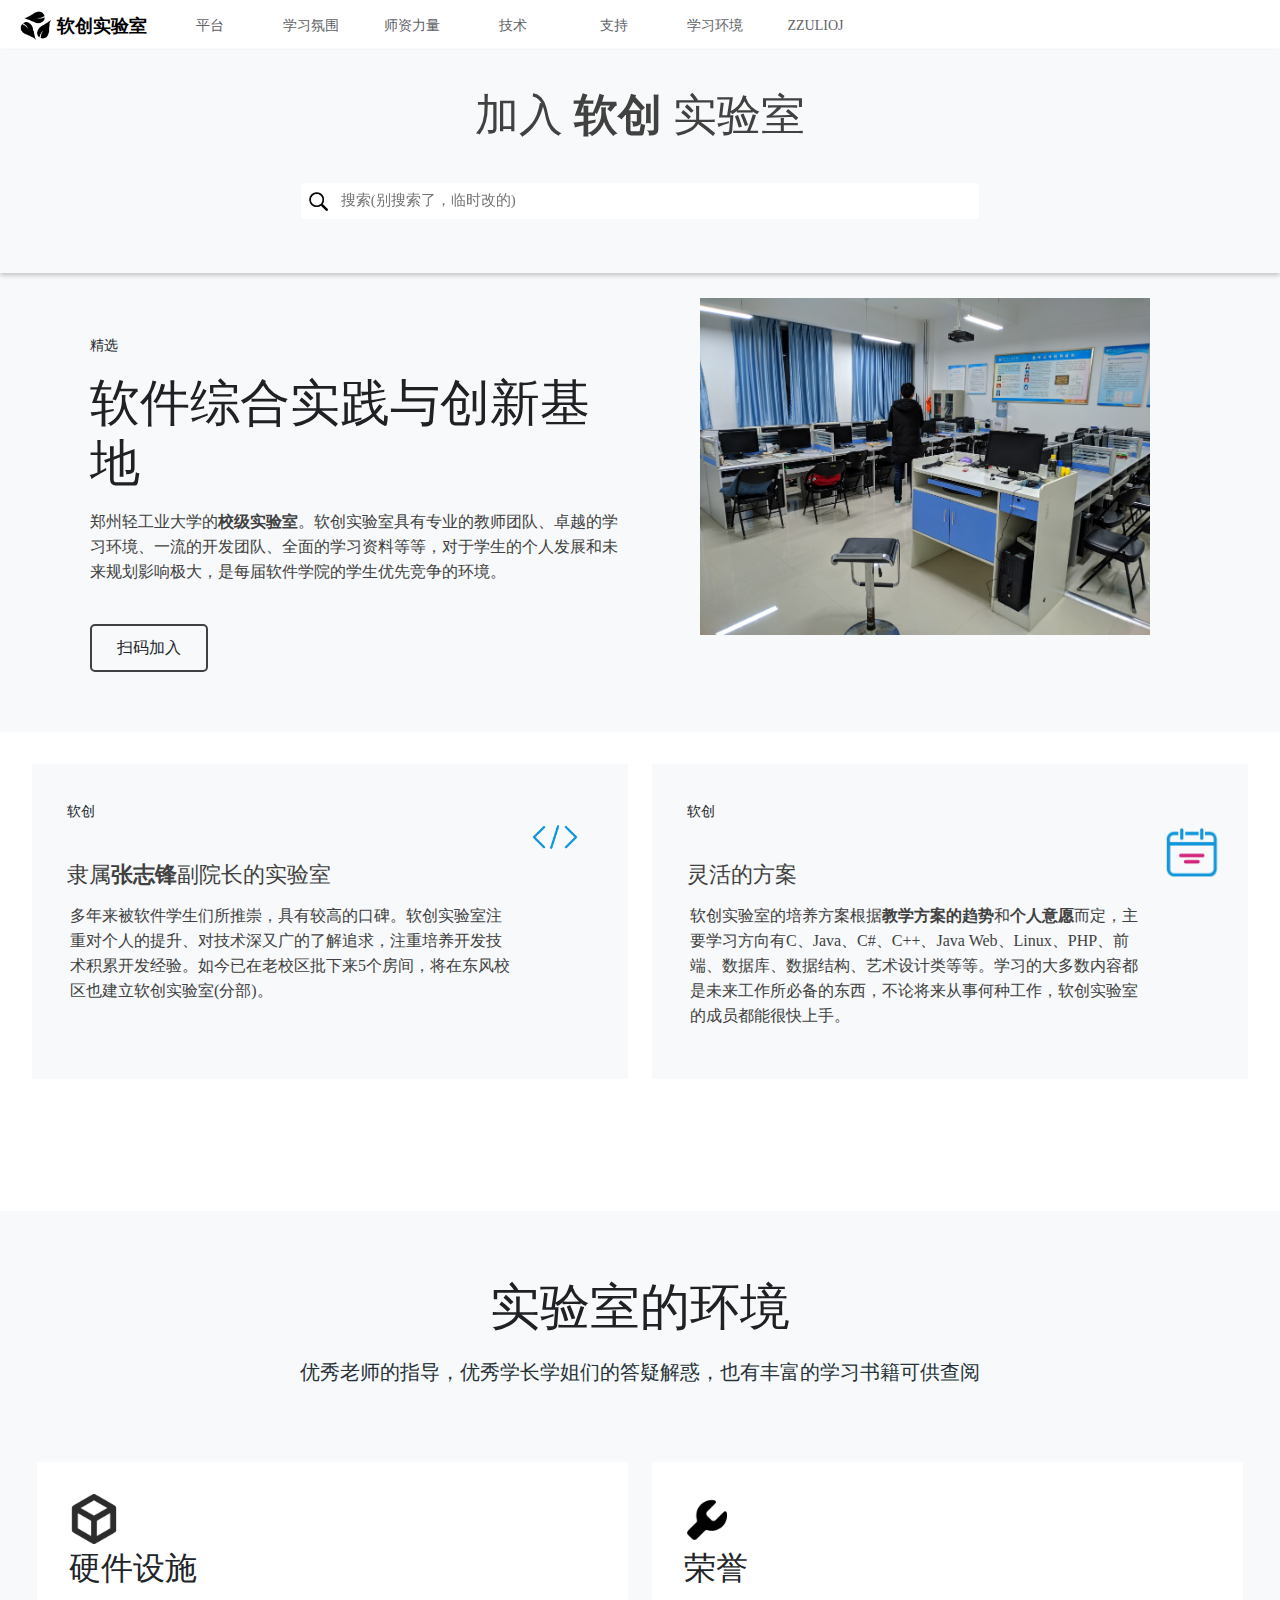
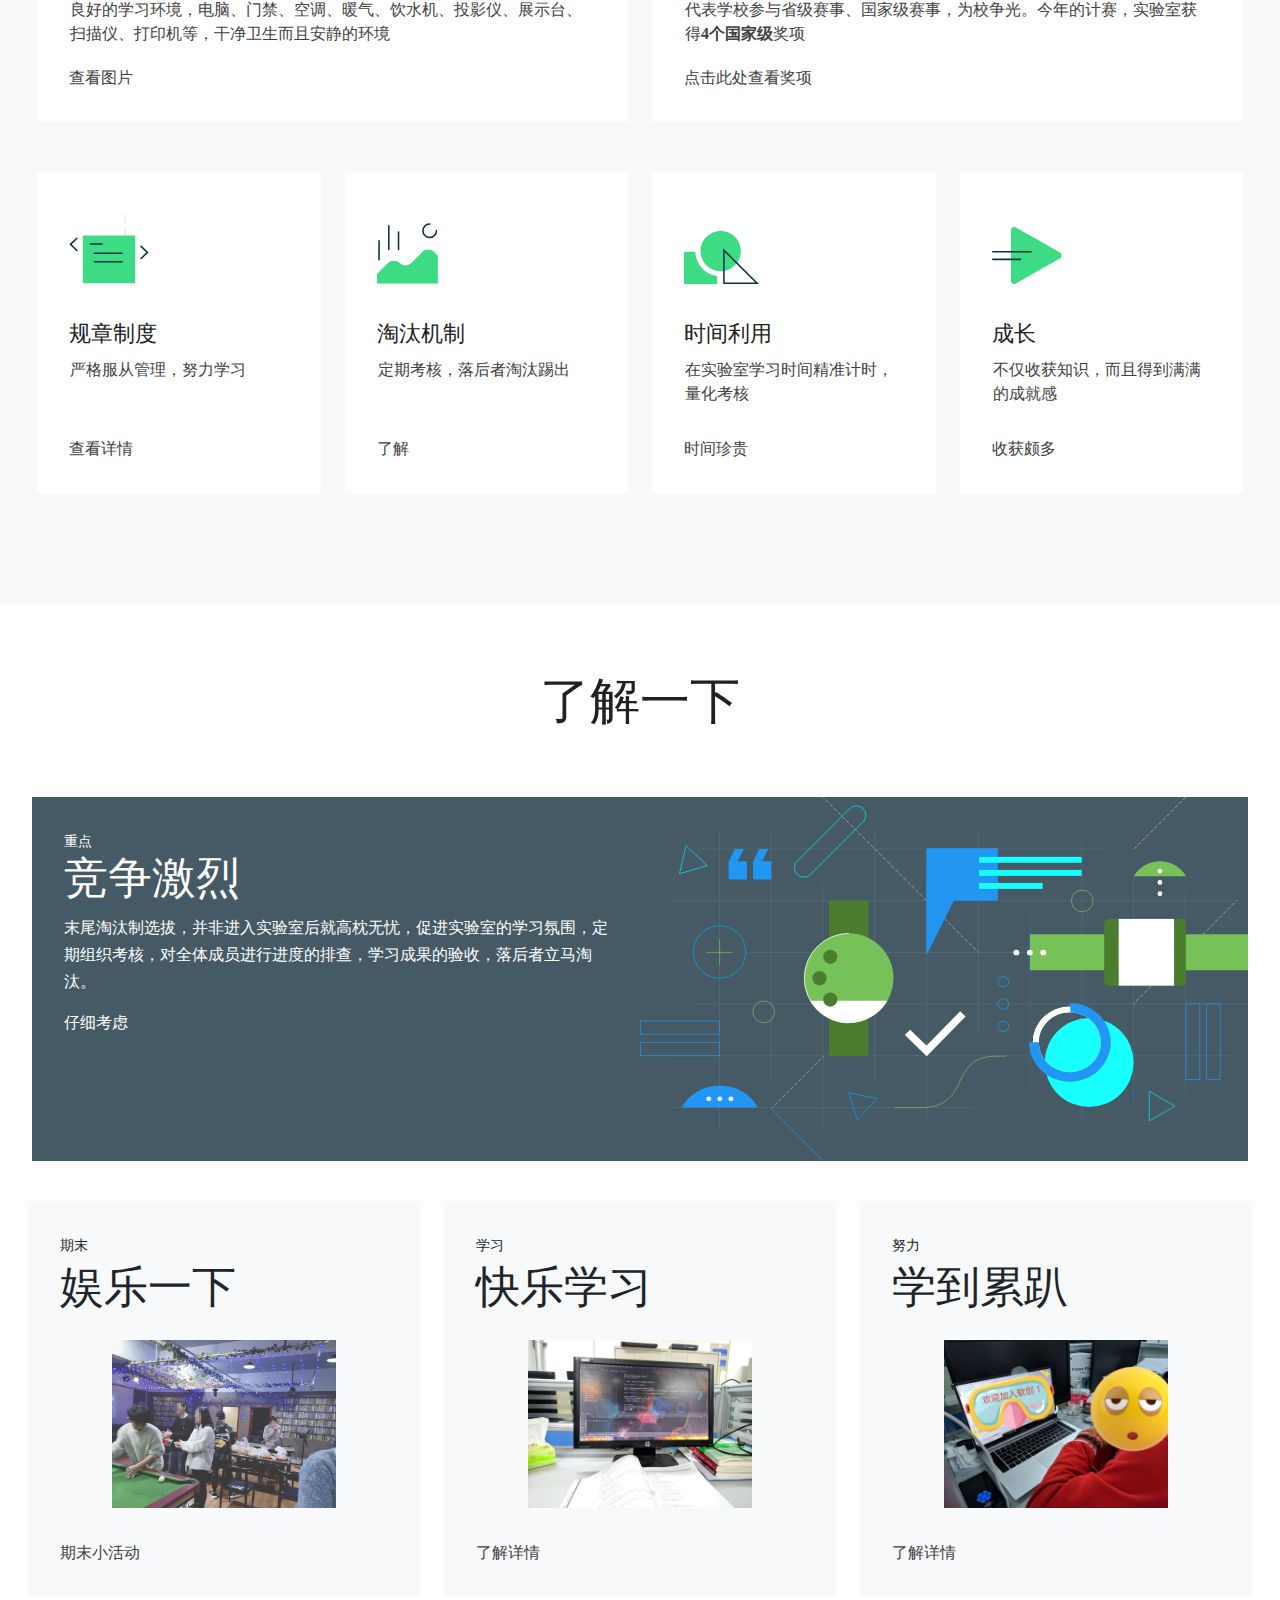
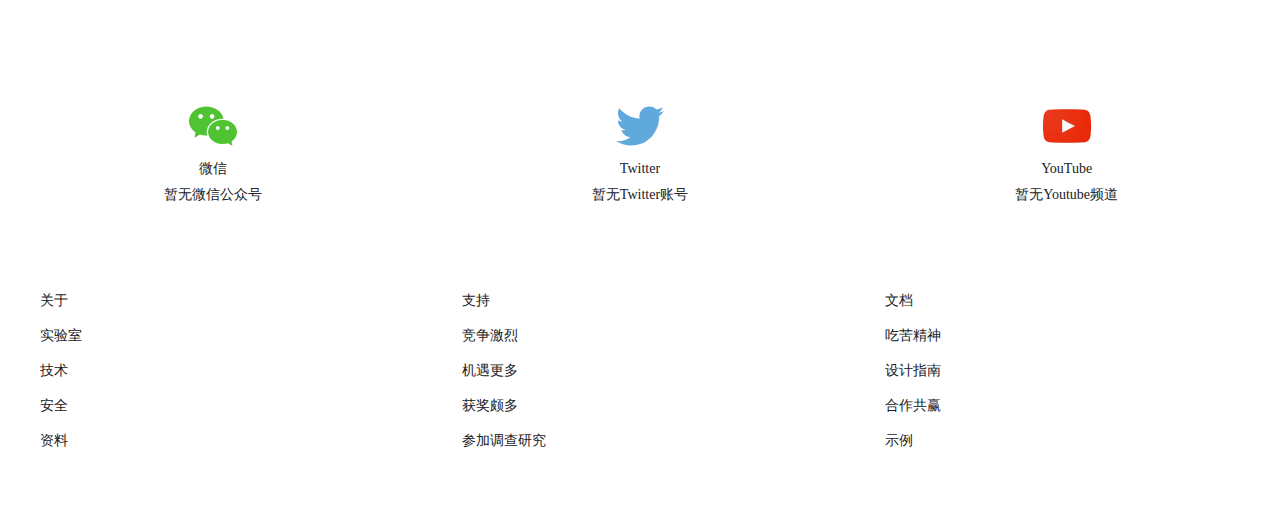
<file: index.html>
<!DOCTYPE html>
<html>

<head>
    <meta charset="utf-8" />
    <meta name="viewport" content="width=device-width,initial-scale=1.0,user-scalable=no">
    <link rel="stylesheet" type="text/css" href="./css/bootstrap.min.css">
    <link rel="icon" type="image/ico" href="favicon.ico">
    <link rel="stylesheet" type="text/css" href="./css/style.css">
    
    <title>软创实验室</title>
</head>

<body>
    <div style="height:48px;width: 100%;position: fixed;background-color: #FFFFFF;top:0;overflow:hidden;z-index: 2">
        <button id="menu-btn"></button>
        <div id="a-logo">
            <a href="index.html">
                <img id="logo" src="./img/hua.png" alt="logo">
                <span
                    style="font-size: 18px;float: left;margin-top: 0.7em;font-weight: bold;margin-right: 20px;color: black">软创实验室</span>
            </a>
        </div>
        <nav>
            <a class="nav" id="top" href="#">平台</a>
            <a class="nav" href="#">学习氛围</a>
            <a class="nav" href="#">师资力量</a>
            <a class="nav" href="#">技术</a>
            <a class="nav" href="#">支持</a>
            <a class="nav" href="#EnvPic">学习环境</a>
            <a class="nav" target="_blank" href="http://acm.zzuli.edu.cn/">ZZULIOJ</a>
        </nav>
    </div>
    <div id="sitemask" class="sitemask"></div>
    <div id="mobile" class="mobile-nav">
        <ul id="mobileul">
            <li><a><img id="logo" src="./img/hua.png" alt="logo">
                    <span
                        style="font-size: 18px;float: left;margin-top: 0.7em;font-weight: bold;margin-right: 20px;color: black">软创实验室</span></a>
            </li>
            <li><a href="#">平台</a></li>
            <li><a href="#">学习氛围</a></li>
            <li><a href="#">师资力量</a></li>
            <li><a href="#">技术</a></li>
            <li><a href="#">支持</a></li>
            <li><a href="#EnvPic">学习环境</a></li>
            <li><a target="_blank" href="http://acm.zzuli.edu.cn/">ZZULIOJ</a></li>
        </ul>
    </div>
    <div class="block-upper">
        <h1 class="header-1" style="position: relative;top: 40px">加入<strong> 软创 </strong>实验室</h1>
        <input type="search" placeholder="搜索(别搜索了，临时改的)">
    </div>
    <div class="block-item">
        <div>
            <span style="font-weight: lighter">精选</span>
            <h1 class="header-2">软件综合实践与创新基地</h1>
            <p style="color: #414141">
                郑州轻工业大学的<strong>校级实验室</strong>。软创实验室具有专业的教师团队、卓越的学习环境、一流的开发团队、全面的学习资料等等，对于学生的个人发展和未来规划影响极大，是每届软件学院的学生优先竞争的环境。
            </p>
            <br>
            <button type="button" id="btn-1" class="btn" data-toggle="modal" data-target="#QRcode">扫码加入</button>
            <button id="hidbtn" data-toggle="modal" hidden data-target="#QRcode"></button>
            <!-- Modal -->
            <div class="modal fade" id="QRcode" tabindex="-1" role="dialog" aria-labelledby="QRcodeTitle"
                aria-hidden="true">
                <div class="modal-dialog">
                    <div class="modal-content">
                        <div class="modal-header">
                            <h5 class="modal-title" id="QRcodeTitle">查看</h5>
                            <button type="button" class="close" data-dismiss="modal" aria-label="Close">
                                <span aria-hidden="true">&times;</span>
                            </button>
                        </div>
                        <div id="replace-Content" class="modal-body d-flex justify-content-center">
                            <img src="./img/rczx.jpg" height="auto" width="100%">
                        </div>
                    </div>
                </div>
            </div>
        </div>
        <div>
            <div><img src="./img/rc.jpg" alt=""></div>
        </div>
    </div>
    <div style="clear:both;"></div>
    <div class="line">
        <div class="half-block">
            <div>
                <span>软创</span>
                <br />
                <br />
                <h1 class="medium-header">隶属<strong>张志锋</strong>副院长的实验室</h1>
                <p style="padding-left: 3px;line-height: 25px;color: #414141">
                    多年来被软件学生们所推崇，具有较高的口碑。软创实验室注重对个人的提升、对技术深又广的了解追求，注重培养开发技术积累开发经验。如今已在老校区批下来5个房间，将在东风校区也建立软创实验室(分部)。</p>
            </div>
            <div>
                <img src="./img/dev.png" alt="dev_pic" width="256">
            </div>
        </div>
        <div class="half-block">
            <div>
                <span>软创</span>
                <br />
                <br />
                <h1 class="medium-header">灵活的方案</h1>
                <p style="padding-left: 3px;line-height: 25px;color: #414141">
                    软创实验室的培养方案根据<strong>教学方案的趋势</strong>和<strong>个人意愿</strong>而定，主要学习方向有C、Java、C#、C++、Java
                    Web、Linux、PHP、前端、数据库、数据结构、艺术设计类等等。学习的大多数内容都是未来工作所必备的东西，不论将来从事何种工作，软创实验室的成员都能很快上手。</p>
            </div>
            <div>
                <img id="half_img" src="./img/11.png" alt="11weeks" width="256">
            </div>
        </div>
    </div>
    <div id="blank"></div>
    <div class="landing-row">
        <h3 class="header-2">实验室的环境</h3>
        <p id="EnvPic">优秀老师的指导，优秀学长学姐们的答疑解惑，也有丰富的学习书籍可供查阅</p>
    </div>
    <div class="line-grey">
        <div class="white-block">
            <img src="./img/studio.png" height="50" alt="">
            <h3>硬件设施</h3>
            <p>良好的学习环境，电脑、门禁、空调、暖气、饮水机、投影仪、展示台、扫描仪、打印机等，干净卫生而且安静的环境</p>
            <a href="pic.html">查看图片</a>
        </div>
        <div class="white-block">
            <img src="./img/ban.png" height="50" alt="">
            <h3>荣誉</h3>
            <p>代表学校参与省级赛事、国家级赛事，为校争光。今年的计赛，实验室获得<strong>4个国家级</strong>奖项</p>
            <a href="./img/jiang.png">点击此处查看奖项</a>
        </div>
    </div>
    <div class="line-grey bottom-more">
        <div class="white-block-4">
            <img src="./img/guides-samples.svg" width="80">
            <h1>规章制度</h1>
            <p>严格服从管理，努力学习</p>
            <a type="button" data-toggle="modal" data-target="#rules-modal">查看详情</a>
        </div>
        <div class="modal fade" id="rules-modal" tabindex="-1" role="dialog" aria-labelledby="rules-title" aria-hidden="true">
            <div class="modal-dialog">
              <div class="modal-content">
                <div class="modal-header">
                  <h5 class="modal-title" id="rules-title">规章制度</h5>
                  <button type="button" class="close" data-dismiss="modal" aria-label="Close">
                    <span aria-hidden="true">&times;</span>
                  </button>
                </div>
                <div class="modal-body text-left">
                  1.保持环境卫生干净<br>
                  2.在实验室不允许影响其他人学习<br>
                  3.不允许在实验室吃散发味道较大的食物<br>
                  4.服从管理，听从安排<br>
                  5.不迟到、不早退、有事请假<br>
                  ......
                </div>
              </div>
            </div>
          </div>
        <div class="white-block-4">
            <img src="./img/testing-your-app.svg" width="80">
            <h1>淘汰机制</h1>
            <p>定期考核，落后者淘汰踢出</p>
            <a type="button" data-toggle="modal" data-target="#kick-modal">了解</a>
        </div>
        <div class="modal fade" id="kick-modal" tabindex="-1" role="dialog" aria-labelledby="kick-title" aria-hidden="true">
            <div class="modal-dialog">
              <div class="modal-content">
                <div class="modal-header">
                  <h5 class="modal-title" id="kick-title">淘汰机制</h5>
                  <button type="button" class="close" data-dismiss="modal" aria-label="Close">
                    <span aria-hidden="true">&times;</span>
                  </button>
                </div>
                <div class="modal-body text-left">
                  学习进度快，需要掌握的内容很多，如不按时完成学习任务，或着摸鱼，就会被淘汰踢出实验室。资源是有限的，人们挤破头进来，不能把资源这样浪费。
                </div>
              </div>
            </div>
          </div>
        <div class="white-block-4">
            <img src="./img/material-design.svg" width="80">
            <h1>时间利用</h1>
            <p>在实验室学习时间精准计时，量化考核</p>
            <a type="button" data-toggle="modal" data-target="#time-modal">时间珍贵</a>
        </div>
        <div class="modal fade" id="time-modal" tabindex="-1" role="dialog" aria-labelledby="time-title" aria-hidden="true">
            <div class="modal-dialog">
              <div class="modal-content">
                <div class="modal-header">
                  <h5 class="modal-title" id="time-title">时间利用</h5>
                  <button type="button" class="close" data-dismiss="modal" aria-label="Close">
                    <span aria-hidden="true">&times;</span>
                  </button>
                </div>
                <div class="modal-body text-left">
                  利用晚上、周末时间，以及一切可以利用的空余时间到实验室来学习，量化考核，时间利用不充分着视为学习态度不端正，将被清理出实验室。
                </div>
              </div>
            </div>
          </div>
        <div class="white-block-4">
            <img src="./img/distribute-play.svg" width="80">
            <h1>成长</h1>
            <p>不仅收获知识，而且得到满满的成就感</p>
            <a type="button" data-target="#harvest-modal" data-toggle="modal">收获颇多</a>
        </div>
        <div class="modal fade" id="harvest-modal" tabindex="-1" role="dialog" aria-labelledby="harvest-title" aria-hidden="true">
            <div class="modal-dialog">
              <div class="modal-content">
                <div class="modal-header">
                  <h5 class="modal-title" id="harvest-title">时间利用</h5>
                  <button type="button" class="close" data-dismiss="modal" aria-label="Close">
                    <span aria-hidden="true">&times;</span>
                  </button>
                </div>
                <div class="modal-body text-left">
                  在实验室会收获很多的成果，比赛得奖的成就感，和同学一起奋斗学习的辛勤和快乐，和同学一起累、一起学、一起做项目、一起回寝室，忙碌之后带来的是充盈的知识和更加深远的目光。
                </div>
              </div>
            </div>
          </div>
    </div>
    <div class="landing-row" style="background-color: white">
        <h3 class="header-2">了解一下</h3>
    </div>
    <div class="line-darkblue">
        <div class="half-block" style="background-color: transparent;margin: 0;padding: 32px;overflow: hidden">
            <div>
                <span>重点</span>
                <h1>竞争激烈</h1>
                <p>末尾淘汰制选拔，并非进入实验室后就高枕无忧，促进实验室的学习氛围，定期组织考核，对全体成员进行进度的排查，学习成果的验收，落后者立马淘汰。</p>
                <a id="line-blue-a" href="#">仔细考虑</a>
            </div>
        </div>
        <div>
            <img style="height: 100%;max-height: 364px" draggable="false" src="./img/home-design-illustration.svg">
        </div>
    </div>
    <div class="landing-row-3">
        <div class="white-block">
            <span>期末</span>
            <h3>娱乐一下</h3>
            <div>
                <img src="./img/hp.png">
            </div>
            <a href="#">期末小活动</a>
        </div>
        <div class="white-block">
            <span>学习</span>
            <h3>快乐学习</h3>
            <div>
                <img src="./img/zz.jpg">
            </div>
            <a href="#">了解详情</a>
        </div>
        <div class="white-block">
            <span>努力</span>
            <h3>学到累趴</h3>
            <div>
                <img src="./img/sleep.jpg">
            </div>
            <a href="#">了解详情</a>
        </div>
    </div>
    <hr style="border-color: transparent transparent lightgray transparent">
    <footer>
        <div class="landing-row-group">
            <div class="footer-media-link">
                <a><img src="./img/logo-wechat.png" alt=""><br>微信</a>
                <p>暂无微信公众号</p>
            </div>
            <div class="footer-media-link">
                <a><img src="./img/logo-twitter.svg" alt=""><br>Twitter</a>
                <p>暂无Twitter账号</p>
            </div>
            <div class="footer-media-link">
                <a><img src="./img/youtube_48dp.png" alt=""><br>YouTube</a>
                <p>暂无Youtube频道</p>
            </div>
        </div>
        <hr style="border-color: transparent transparent lightgray transparent">
        <div id="footer-references" class="landing-row-group">
            <ul>
                <li>关于</li>
                <li>实验室</li>
                <li>技术</li>
                <li>安全</li>
                <li>资料</li>
            </ul>
            <ul>
                <li>支持</li>
                <li>竞争激烈</li>
                <li>机遇更多</li>
                <li>获奖颇多</li>
                <li>参加调查研究</li>
            </ul>
            <ul>
                <li>文档</li>
                <li>吃苦精神</li>
                <li>设计指南</li>
                <li>合作共赢</li>
                <li>示例</li>
            </ul>
        </div>
    </footer>
    <script src="./js/jquery.slim.min.js"></script>
    <script src="./js/popper.min.js"></script>
    <script src="./js/bootstrap.min.js"></script>
    <script src="./js/func.js"></script>
</body>

</html>
</file>
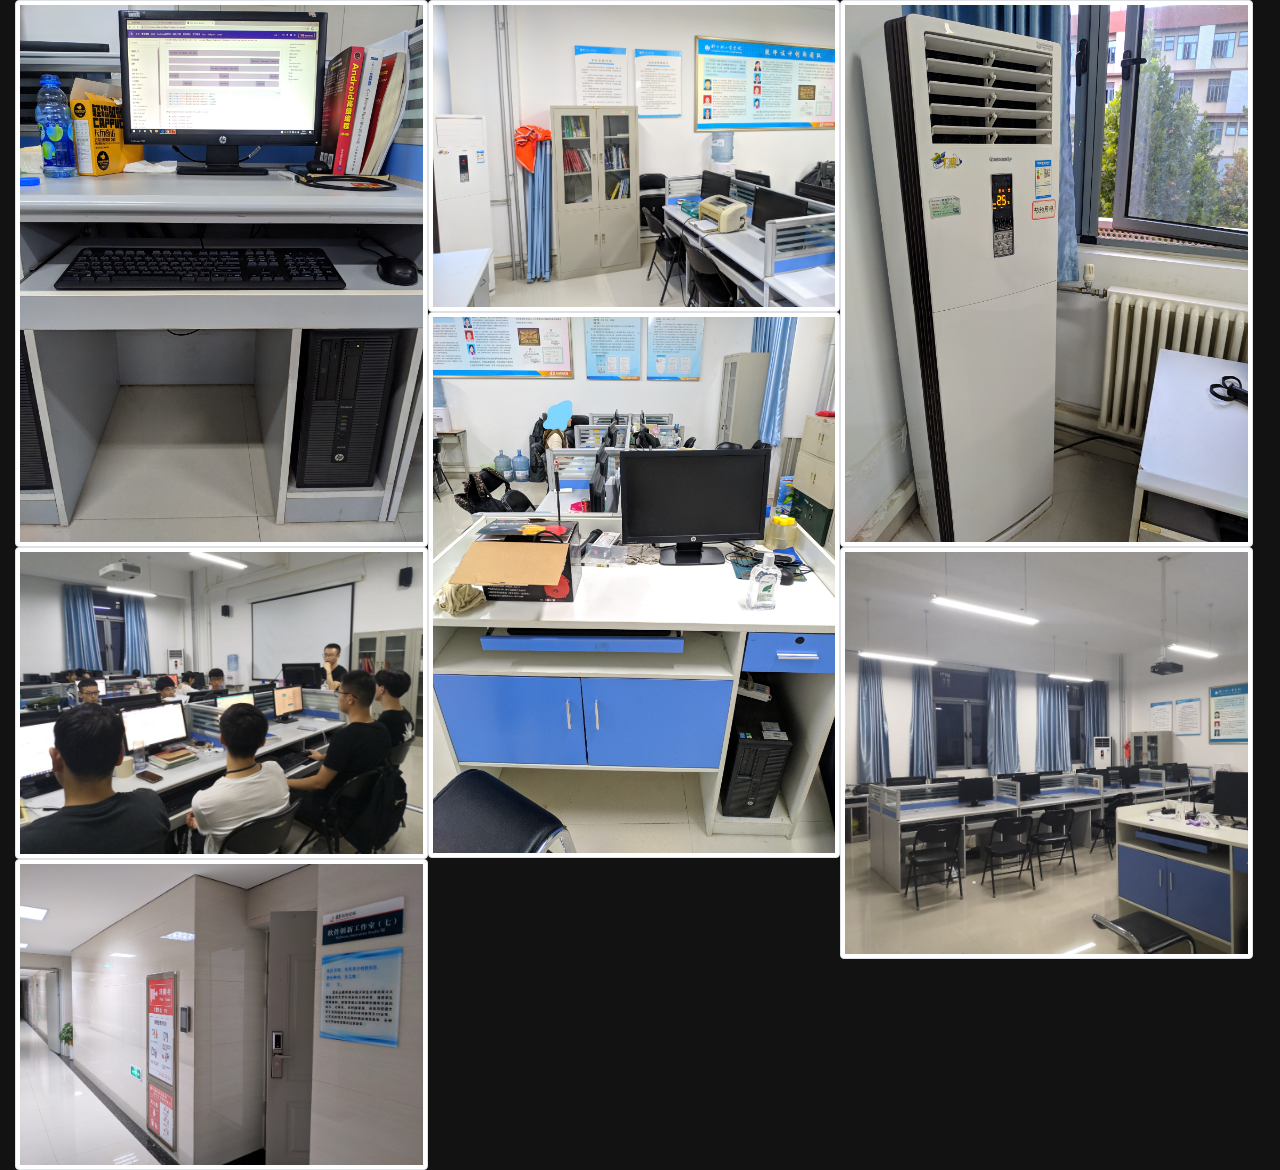
<file: pic.html>
<!DOCTYPE html>
<html>

<head>
    <meta charset="utf-8" />
    <meta name="viewport" content="width=device-width,initial-scale=1.0,user-scalable=no">
    <link rel="stylesheet" type="text/css" href="./css/bootstrap.min.css">
    <link rel="icon" type="image/ico" href="favicon.ico">

    <title>图片展示</title>
</head>

<body>
    <div class="container-fluid">
        <div class="div-column">
            <img src="./img/personal.jpg" class="img-thumbnail" alt="..."><br>
            <img src="./img/meeting1.jpg" class="img-thumbnail" alt="..."><br>
            <img src="./img/entry.jpg" class="img-thumbnail" alt="...">
        </div>
        <div class="div-column">
            <img src="./img/bookshelf.jpg" class="img-thumbnail" alt="..."><br>
            <img src="./img/line.jpg" class="img-thumbnail" alt="...">
        </div>

        <div class="div-column">
            <img src="./img/kt.jpg" class="img-thumbnail" alt="..."><br>
            <img src="./img/class1.jpg" class="img-thumbnail" alt="...">
        </div>
    </div>
    <style>
        body {
            background-color: #121212;
            box-sizing: border-box;
        }

        .div-column {
            float: left;
            width: 33%;
            height: auto;
        }

        .div-column>img {
            height: auto;
            width: 100%;
        }

        @media screen and (max-width: 600px) {
            .div-column {
                float: none;
                width: 100%;
                height: auto;
            }

            .div-column>img {
                height: auto;
                min-width: 100%;
                margin-bottom: 10px;
            }
        }
    </style>
    <script src="./js/jquery.slim.min.js"></script>
    <script src="./js/popper.min.js"></script>
    <script src="./js/bootstrap.min.js"></script>
</body>

</html>
</file>
<file: css/style.css>
*
{
    box-sizing: border-box;
}
body
{
    margin: 0;
    text-align: center;
    font-family: "Microsoft YaHei UI", serif;
}
#logo
{
    width: 32px;
    height: 32px;
    float: left;
    margin-top: 0.6em;
    margin-left: 20px;
    margin-right: 5px;
}
.header-1
{
    margin: 0;
    font-size: 44px;
    color: #414141;
    font-weight: normal;
}
.header-2
{
    margin: 16px 0;
    color: #202124;
    font-weight: lighter;
    font-size: 50px;
}
.medium-header
{
    font-size: 22px;
    color: #414141;
    margin: 15px 0;
    font-weight: normal;
}
.nav:link,.nav:visited
{
    font-size: 14px;
    display:block;
    color: #5F6368;
    padding: 15px 8px 9px;
    margin-right: 16px;
    background-color:#FFFFFF;
    width:85px;
    text-decoration:none;
    float: left;
}
.nav:hover
{
    border-bottom:3px #5F6368 solid;
}
.color{color: blueviolet;}
#other{color: cornflowerblue;}
.block-upper
{
    clear: both;
    position: sticky;
    overflow: hidden;
    top: -175px;
    min-height: 223px;
    width: 100%;
    margin-top: 50px;
    background-color: #f7f9fa;
    box-shadow: rgba(0, 0, 0, 0.24) 0 2px 5px;
    z-index: 1;
}
.block-upper input
{
    margin-top: 80px;
    padding: 2px 10px 2px 40px;
    font-size: 15px;
    border: none;
    border-radius: 4px;
    width: 53%;
    height: 36px;
    outline: none;
    color: #5F6368;
    background-image: url("../img/search.png");
    background-size: 28px;
    background-repeat: no-repeat;
    background-position: 3px 4px;
}
.block-item
{
    position: relative;
    display: flex;
    justify-content: center;
    min-height: 330px;
    width: 100%;
    padding: 40px 70px;
    text-align: left;
    background-color: #f7f9fa;
}
.block-item div:nth-child(2) .header-1
{
    float: left;
    width: 200px;
    margin-top: 30px
}
.block-item div:nth-child(2) img
{
    float: left;
    width: 450px;
}
.block-item p
{
    line-height: 25px;
}
.block-item span
{
    font-size: 14px;
}
.block-item>div:first-child
{
    width: 50%;
    padding: 20px;
}
.block-item>div:nth-child(2)
{
    margin:-15px auto auto;
    display: flex;
    flex-wrap: nowrap;
}
.line
{
    display: flex;
    justify-content: center;
    min-height: 270px;
    width: 100%;
    padding: 20px 20px;
}
.btn
{
    height: 48px;
    width: 118px;
    font-size: 16px;
    background-color: transparent;
    border:2px solid #414141;
    border-radius: 5px;
    cursor: pointer;
    transition-duration: 0.2s;
}
.btn:hover
{
    background-color: #414141;
    color: #FFFFFF;
    border-color: #414141;
}
.half-block
{
    display: flex;
    text-align: left;
    min-height: 270px;
    width: 50%;
    margin: 12px;
    padding: 35px 35px;
    background-color: #f7f9fa;
}
.half-block a
{
    color: #414141;
    text-decoration: none;
}
.half-block a:hover
{
    color: #a3a3a3;
}
.half-block img
{
    max-width: 100%;
    height: auto;
}
#half_img
{
    position: relative;
    top: 25px;
    left: 10px;
}
.half-block>div
{
    position: relative;
}

.line .half-block span
{
    font-size: 14px;
    font-weight: lighter;
}
#blank{height: 100px}
.landing-row
{
    text-align: center;
    background-color: #f7f9fa;
    padding: 50px 0;
}
.landing-row p
{
    font-size: 20px;
    font-weight: lighter;
    color: #263238;
    margin: 20px 10px 0;
}
.line-grey
{
    display: flex;
    justify-content: center;
    background-color: #f7f9fa;
    min-height: 270px;
    width: 100%;
    padding: 25px;
}
.white-block
{
    position: relative;
    width: 50%;
    min-height:260px;
    margin: 0 12px;
    padding: 32px;
    text-align: left;
    background-color: #FFFFFF;
}
.white-block h3
{
    margin: 5px 0;
    font-size: 32px;
    font-weight: lighter;
}
.white-block p
{
    color: #414141;
    margin: 10px 0 20px 1px;
}
.white-block>a
{
    position:absolute;
    bottom: 32px;
    left: 32px;
    color: #414141;
    text-decoration: none;
}
.white-block>a:hover
{
    color: #a3a3a3;
}
.white-block-4
{
    position: relative;
    width: 25%;
    min-height:321px;
    margin: 0 12px;
    padding: 32px;
    text-align: left;
    background-color: #FFFFFF;
}
.white-block-4 img
{
    margin-bottom: 32px;
}
.white-block-4 h1
{
    margin: 5px 0;
    font-size: 22px;
    color: #202124;
    font-weight: normal;
}
.white-block-4 p
{
    color: #414141;
    margin: 10px 0 20px 1px;
}
.white-block-4 a
{
    position:absolute;
    bottom: 32px;
    left: 32px;
    color: #414141;
    text-decoration: none;
}
.white-block-4 a:hover
{
    color: #a3a3a3;
}
.bottom-more
{
    padding-bottom: 112px;
}
.line-darkblue
{
    min-height: 364px;
    color: white;
    display: flex;
    justify-content: left;
    width: 95%;
    margin: 0 auto 40px auto;
    padding: 0;
    background-color: #455A64
}
.line-darkblue h1
{
    font-size: 44px;
    font-weight: lighter;
}
.line-darkblue p
{
    line-height: 27px;
}
.line-darkblue span
{
    font-size: 14px;
    font-weight: lighter;
}
.line-darkblue>div:nth-child(2)
{
    width: 50%;
    overflow: hidden;
}
#line-blue-a
{
    color: white;
}
#line-blue-a:hover
{
    color: #a3a3a3;
}
.landing-row-3
{
    min-height: 436px;
    display: flex;
    justify-content: center;
    padding: 0 8px 40px;
}
.landing-row-3 .white-block
{
    background: #f7f9fa;
    width: 31%;
}
.landing-row-3 .white-block h3
{
    font-size: 44px;
}
.landing-row-3 .white-block div
{
    width: 100%;
    text-align: center;
}
.landing-row-3 .white-block div img
{
    max-height: 168px;
    margin: 20px auto 0 auto;
    width: auto;
}
.landing-row-3 .white-block span
{
    font-weight: lighter;
    font-size: 14px;
}
.landing-row-item
{
    position: relative;
    text-align: left;
    min-height: 556px;
    width: 50%;
    padding: 32px;
    background-color: #f7f9fa;
}
.not-full-width
{
    margin:0 40px;
}
.landing-row-group
{
    display: flex;
    justify-content: center;
    min-height: 200px;
}
.landing-row-item span
{
    font-size: 14px;
    font-weight: lighter;
}
.landing-row-item>p
{
    line-height: 27px;
    color: #414141;
}
.landing-row-item>h1
{
    font-weight: lighter;
    font-size: 44px;
}
.landing-row-group.not-full-width.margin-40-bottom>div:nth-child(2)
{
    width: 50%;padding-top: 20px
}
.landing-row-item button
{
    width: 85px;
    position: absolute;
    bottom: 32px;
    left: 32px;
}
.margin-40-bottom
{
    margin-bottom: 40px;
}
footer
{
    padding-bottom: 40px;
}
footer .landing-row-group
{
    justify-content: space-around;
    min-height: 180px;
}
.footer-media-link
{
    width: 192px;
    min-height:116px;
    color: #202124;
    font-size: 14px;
    margin: 32px 0 0;
}
.footer-media-link a img
{
    width: 48px;
    height: 48px;
    margin: 0 auto 8px;
}
.footer-media-link p
{
    margin: 5px auto;
}
.landing-row-group ul
{
    list-style-type: none;
    text-align: left;
    line-height: 35px;
    font-size: 14px;
    color: #202124;
    width: 33%;
}
#footer-references
{
    justify-content: left;
}

#mobile {display: none;}

/* 移动端适配 */
@media screen and (min-width: 600px)
{
    #menu-btn
    {
        display: none;
    }
}
@media screen and (max-width: 600px)
{
    nav
    {
        display: none;
    }
    #menu-btn
    {
        display: block;
        float: left;
        width: 40px;
        height: 40px;
        background-color: white;
        background-image: url("../img/menu.png");
        background-position: center;
        background-size: 47%;
        background-repeat: no-repeat;
        outline: none;
        border-style: none;
        border-radius: 50%;
        margin:5px 0 0 6px ;
    }
    #menu-btn:after
    {
        display: inline-block;
        content: "";
        height: 25px;
        margin-left: 36px;
        margin-top: 5px;
        border-style: none solid none none;
        border-color: lightgrey;
        border-width: 1px;
    }
    #logo
    {
        margin-left: 12px;
    }
    #menu-btn:hover
    {
        background-color: #eaeaea;
    }
    .block-upper .header-1
    {
        padding:0 22px;
        font-size: 32px;
    }
    .block-upper
    {
        top:-175px;
        max-height: 238px;
        padding-bottom: 40px;
    }
    .block-upper input
    {
        width: 90%;
    }
    .block-item
    {
        padding: 4px 4px 110px;
        flex-wrap: wrap;
    }
    .block-item>div:first-child
    {
        width: 100%;
    }
    .block-item>div:nth-child(2)
    {
        width: 100%;
        margin:-30px auto auto;
    }
    .block-item span
    {
        font-size: 12px;
    }
    .block-item .header-2{font-size: 24px;margin-bottom: 24px}
    .block-item p
    {
        font-size: 14px;
        color: #414141;
        line-height: 22px;
    }
    #btn-1
    {
        display: block;
        position: absolute;
        left: 24px;
        bottom: 30px;
    }
    .line
    {
        padding: 16px;
        flex-wrap: wrap;
    }
    .line>.half-block
    {
        width: 100%;
        margin:auto auto 20px;
    }
    .line>.half-block h1
    {
        margin-bottom: 30px;
    }
    .line>.half-block>div a
    {
        position: relative;
    }
    .block-item div:nth-child(2) .header-1
    {
        float: left;
        font-size: 24px;
        width: 100px;
        margin-top: 30px
    }
    .block-item div:nth-child(2)
    {
        justify-content: center;
    }
    .block-item div:nth-child(2) img
    {
        float: left;
        width: 330px;
    }
    #hide{display: none}
    .half-block p,.half-block a
    {
        font-size: 14px;
    }
    .line .half-block span
    {
        font-size: 12px;
    }
    #blank
    {
        height: 45px;
    }
    .landing-row .header-2
    {
        font-size: 32px;
    }
    .line-grey
    {
        padding:0 16px;
        flex-wrap: wrap;
    }
    .line-grey .white-block
    {
        margin: 0 auto 16px;
        padding: 24px;
        width: 100%;
    }
    .white-block h3
    {
        font-size: 20px;
        margin-bottom: 0px;
    }
    .white-block p
    {
        font-size: 14px;
        line-height: 23px;
    }
    .white-block>a
    {
        position:absolute;
        bottom: 10px;
        left: 24px;
        color: #414141;
        text-decoration: none;
    }
    .line-grey
    {
        flex-wrap: wrap;
    }
    .line-grey .white-block-4
    {
        margin: 0 auto 20px;
        padding: 24px;
        width: 100%;
        min-height: 287px;
    }
    .white-block-4 a
    {
        position:absolute;
        bottom: 24px;
        left: 24px;
        color: #414141;
        text-decoration: none;
    }
    .white-block-4 h1 {font-size: 16px;margin-bottom: 28px}
    .white-block-4 a,.white-block-4 p{font-size: 14px}
    .line-darkblue
    {
        min-height: 200px;
        width: 100%;
        flex-wrap: wrap;
        overflow: hidden;
        margin-bottom: 20px;
    }
    .line-darkblue .half-block
    {
        width: 100%;
    }
    .line-darkblue>div:nth-child(2)
    {
        width: 100%;
    }
    #line-blue-a{display: none}
    .landing-row-3
    {
        padding: 0 16px;
        flex-wrap: wrap;
    }
    .landing-row-3 .white-block
    {
        width: 100%;
        margin: 0 auto 22px;
        padding: 24px 24px 40px;
    }
    .landing-row-3 .white-block span
    {
        font-size: 12px;
    }
    .landing-row-3 .white-block h3
    {
        font-size: 32px;
    }
    .landing-row-3 .white-block>a
    {
        font-size: 14px;
    }
    .landing-row-group.not-full-width.margin-40-bottom
    {
        margin: 16px;
        flex-wrap: wrap;
    }
    .landing-row-group.not-full-width.margin-40-bottom .landing-row-item
    {
        min-height: 200px;
        width: 100%;
    }
    .landing-row-item span
    {
        font-size: 12px;
    }
    .landing-row-item h1
    {
        font-size: 24px;
        margin-bottom: 40px;
    }
    .landing-row-item p
    {
        font-size: 14px;
        line-height: 23px;
    }
    .landing-row-item button {display: none}
    .landing-row-group.not-full-width.margin-40-bottom>div:nth-child(2)
    {
        width: 100%;
        padding: 0;
    }
    #footer-references
    {
        flex-wrap: wrap;
    }
    #footer-references ul
    {
        padding: 0 20px;
        width: 100%;
    }
    /*手机端导航栏*/
    #mobile {display: inherit;}
    .mobile-nav
    {
        position: fixed;
        height: 100%;
        width: 65%;
        background-color: #FFFFFF;
        top: 0;
        left: -100%;
        z-index: 4;
        transition: all 500ms;
    }
    .mobile-nav #logo
    {
        margin: 10px 5px 0 0;
    }
    .mobile-nav ul
    {
        display: flex;
        padding:0;
        flex-wrap: wrap;
    }
    .mobile-nav li
    {
        padding: 16px 8px 15px 24px;
        text-align: left;
        list-style: none;
        width: 100%;
        border-bottom: #eaeaea solid 1px;
    }
    .mobile-nav a
    {
        text-decoration: none;
        font-weight: bold;
        font-size: 13px;
        color: #5f6368;
    }
    .sitemask
    {
        visibility: hidden;
        position: fixed;
        width: 100%;
        height: 100%;
        top: 0;
        background: black;
        opacity: 0%;
        z-index: 2;
        transition: all 500ms;
    }
}
</file>
